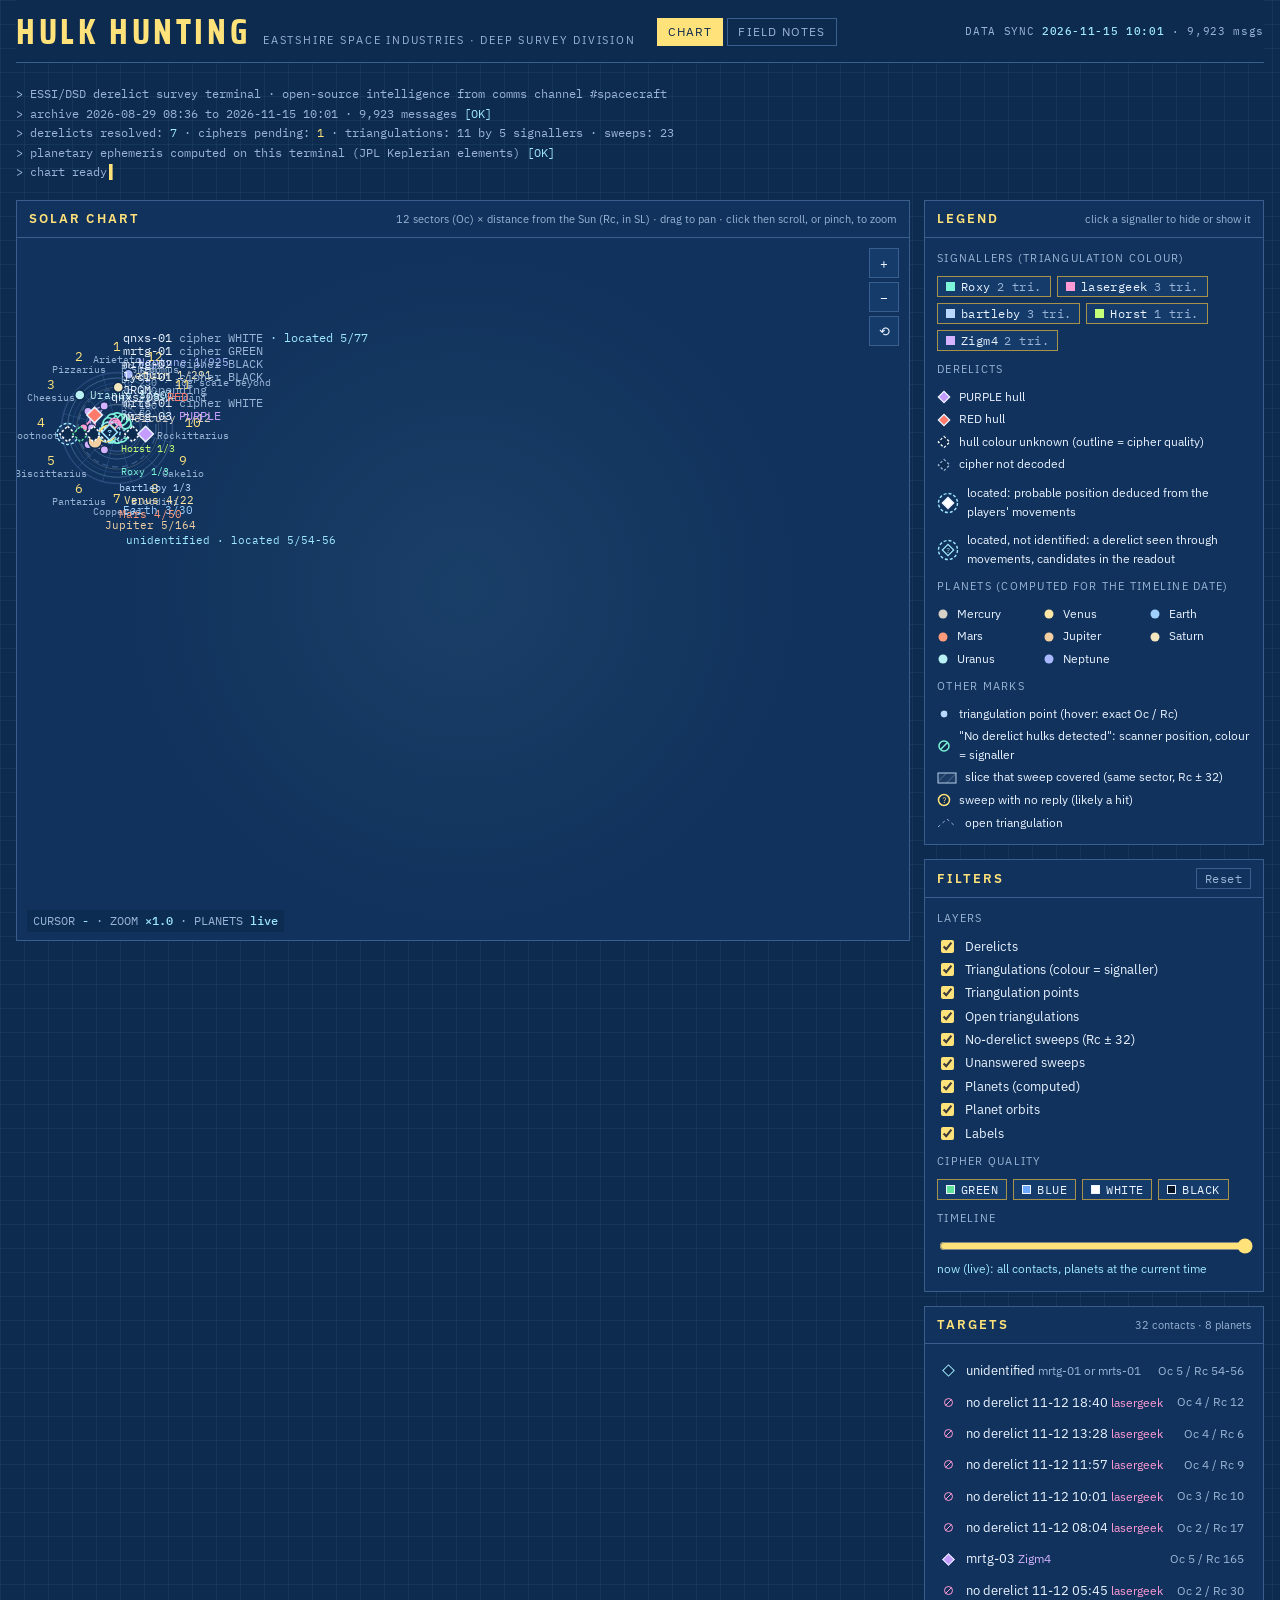
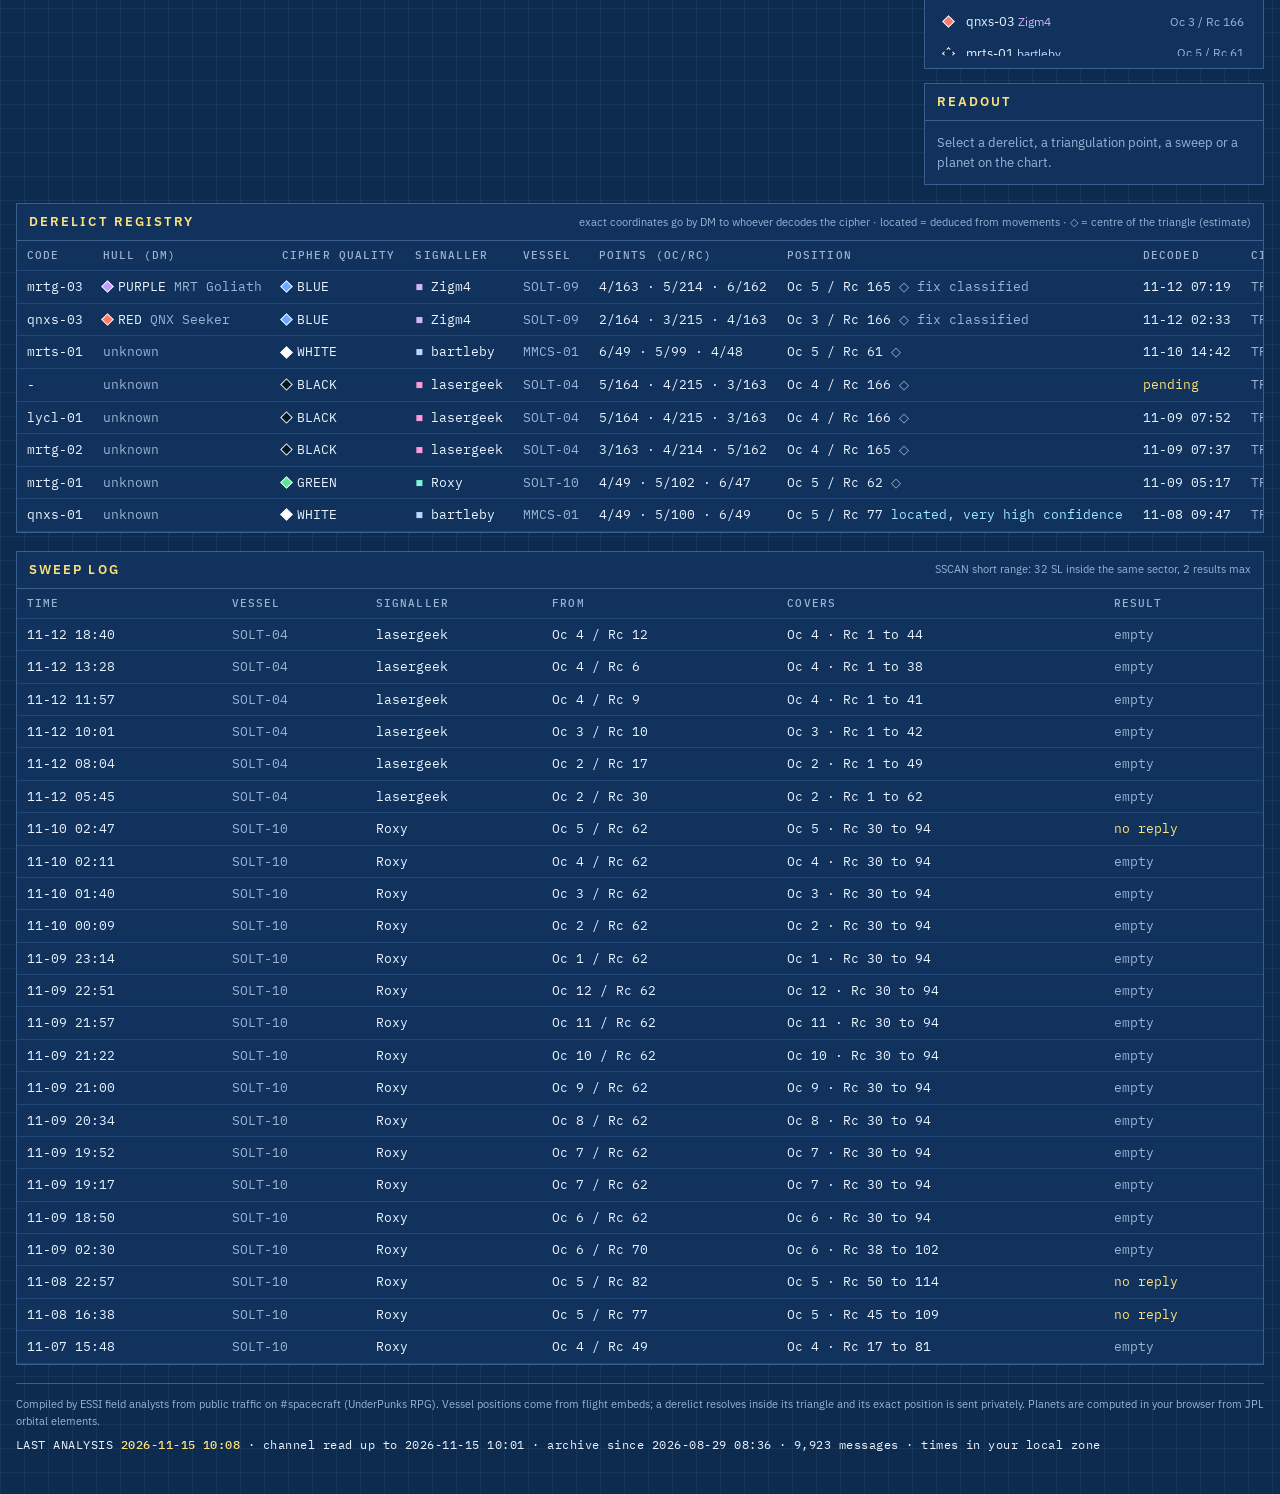
<file: docs/index.html>
<!doctype html>
<html lang="en">
<head>
<meta charset="utf-8">
<meta name="viewport" content="width=device-width, initial-scale=1, viewport-fit=cover">
<title>ESSI Hulk Hunting</title>
<meta name="description" content="EastShire Space Industries derelict survey: hulks resolved by triangulation, scanner sweeps and stations of the UnderPunks solar system.">
<link rel="icon" href="data:image/svg+xml,%3Csvg xmlns='http://www.w3.org/2000/svg' viewBox='0 0 16 16'%3E%3Crect width='16' height='16' fill='%23090d12'/%3E%3Cpath d='M8 2 L14 8 L8 14 L2 8 Z' fill='none' stroke='%23f2a93b' stroke-width='1.6'/%3E%3C/svg%3E">
<link rel="preconnect" href="https://fonts.googleapis.com">
<link rel="preconnect" href="https://fonts.gstatic.com" crossorigin>
<link rel="stylesheet" href="https://fonts.googleapis.com/css2?family=Saira+Condensed:wght@600;700&family=IBM+Plex+Sans:wght@400;500;600&family=IBM+Plex+Mono:wght@400;500&display=swap">
<link rel="stylesheet" href="assets/essi.css">
<style>
.console { display: grid; grid-template-columns: minmax(0, 1fr) 340px; gap: 14px; align-items: start; }
@media (max-width: 1040px) { .console { grid-template-columns: minmax(0, 1fr); } }
.side { display: grid; gap: 14px; min-width: 0; }
.chart { position: relative; height: min(78vh, 820px); min-height: 380px; touch-action: none; overflow: hidden; background:
  radial-gradient(circle at 50% 50%, var(--glow), transparent 60%); }
.chart svg { width: 100%; height: 100%; display: block; cursor: grab; user-select: none; }
.chart svg.dragging { cursor: grabbing; }
.chart svg:focus-visible { outline: 1px solid var(--accent); outline-offset: -1px; }
.ctrl { position: absolute; top: 10px; right: calc(10px + env(safe-area-inset-right, 0px) * 0); display: grid; gap: 4px; }
.readout { position: absolute; left: 10px; bottom: 8px; font-size: 11.5px; color: var(--dim); pointer-events: none; background: color-mix(in srgb, var(--bg) 75%, transparent); padding: 2px 6px; }
.readout b { color: var(--accent-2); font-weight: 500; }
.tip { position: absolute; pointer-events: none; background: var(--pane-2); border: 1px solid var(--accent-dim); padding: 4px 8px; font-size: 11.5px; white-space: nowrap; z-index: 5; }
.group-label { font-size: 10.5px; letter-spacing: 0.12em; color: var(--dim); text-transform: uppercase; }
.timeline { display: grid; gap: 4px; }
.timeline input { width: 100%; accent-color: var(--accent); }
.timeline .val { font-size: 12px; color: var(--accent-2); }
.targets { display: grid; gap: 2px; max-height: 300px; overflow-y: auto; }
.target { font: inherit; font-size: 12.5px; text-align: left; background: transparent; color: var(--text); border: 1px solid transparent; padding: 4px 6px; cursor: pointer; display: grid; grid-template-columns: 14px minmax(0, 1fr) auto; gap: 8px; align-items: center; }
.target:hover { border-color: var(--line); background: var(--pane-2); }
.target.on { border-color: var(--accent-dim); background: var(--pane-2); }
.target .k { color: var(--dim); font-size: 11.5px; }
.target .mark { width: 9px; height: 9px; transform: rotate(45deg); border: 1px solid var(--text); display: inline-block; }
.target .mark.sweep { transform: none; border-radius: 50%; border-color: var(--accent); }
.detail dl { display: grid; grid-template-columns: auto minmax(0, 1fr); gap: 3px 12px; margin: 0; font-size: 12.5px; }
.detail dt { color: var(--dim); }
.detail dd { margin: 0; overflow-wrap: anywhere; }
.detail .note { font-size: 12px; color: var(--dim); }
.empty-state { color: var(--dim); font-size: 12.5px; }
.hint { position: absolute; left: 50%; top: 50%; transform: translate(-50%, -50%); background: var(--pane-2); border: 1px solid var(--accent-dim); color: var(--accent); padding: 6px 12px; font-size: 12px; pointer-events: none; }
.lgrid { display: grid; gap: 4px; font-size: 12px; color: var(--text); }
.lgrid .lg { display: inline-flex; align-items: center; gap: 8px; }
.lgrid svg { flex: none; }
.lgrid svg text { font-family: var(--font-data); }
#lplanets { grid-template-columns: repeat(auto-fill, minmax(96px, 1fr)); }
.target .mark.planet { transform: none; border-radius: 50%; border-color: transparent; }
.target .mark.nohulk { transform: none; border-radius: 50%; border: 1.5px solid var(--c); background: linear-gradient(135deg, transparent 44%, var(--c) 44% 56%, transparent 56%); }
</style>
</head>
<body>
<div class="page">
  <div class="topbar">
    <div class="brand"><span class="logo">HULK HUNTING</span><span class="div">EastShire Space Industries · Deep Survey Division</span></div>
    <nav aria-label="Pages"><a href="index.html" aria-current="page">Chart</a><a href="notes.html">Field notes</a></nav>
    <div class="sync" id="sync">DATA SYNC …</div>
  </div>

  <div class="boot" id="boot" aria-live="polite">
    <div>&gt; ESSI/DSD derelict survey terminal · open-source intelligence from comms channel #spacecraft</div>
    <div>&gt; loading survey.json<span class="cursor"></span></div>
  </div>

  <div class="console">
    <section class="pane" aria-label="Solar chart">
      <header><h2>Solar chart</h2><span class="meta">12 sectors (Oc) × distance from the Sun (Rc, in SL) · drag to pan · click then scroll, or pinch, to zoom</span></header>
      <div class="chart" id="chart">
        <svg id="map" tabindex="0" role="application" aria-label="Interactive polar chart of derelicts, sweeps and stations. Arrow keys pan, plus and minus zoom, 0 resets.">
          <defs>
            <pattern id="hatch" width="7" height="7" patternUnits="userSpaceOnUse" patternTransform="rotate(45)">
              <rect width="7" height="7" fill="var(--empty)" fill-opacity="0.07"></rect>
              <line x1="0" y1="0" x2="0" y2="7" stroke="var(--empty)" stroke-width="1.6" stroke-opacity="0.35"></line>
            </pattern>
          </defs>
          <g id="layer"></g>
        </svg>
        <div class="ctrl">
          <button class="btn" id="zin" aria-label="Zoom in">+</button>
          <button class="btn" id="zout" aria-label="Zoom out">−</button>
          <button class="btn" id="zreset" aria-label="Reset view">⟲</button>
        </div>
        <div class="readout" id="readout">CURSOR <b>-</b> · ZOOM <b>×1.0</b></div>
        <div class="tip" id="tip" hidden></div>
        <div class="hint" id="hint" hidden>Click the chart, or hold Ctrl / ⌘, to zoom with the wheel</div>
      </div>
    </section>

    <div class="side">
      <section class="pane" aria-label="Legend">
        <header><h2>Legend</h2><span class="meta">click a signaller to hide or show it</span></header>
        <div class="body">
          <div class="group-label">Signallers (triangulation colour)</div>
          <div class="chips" id="fp"></div>
          <div class="group-label">Derelicts</div>
          <div class="lgrid" id="lhull"></div>
          <div class="lgrid"><span class="lg"><svg width="22" height="22" viewBox="0 0 22 22" aria-hidden="true"><rect x="7" y="7" width="8" height="8" transform="rotate(45 11 11)" fill="var(--q-WHITE)" stroke="var(--text)" stroke-width="1.3"/><circle cx="11" cy="11" r="9.5" fill="none" stroke="var(--accent-2)" stroke-width="1.4" stroke-dasharray="3 2"/></svg>located: probable position deduced from the players' movements</span></div>
          <div class="lgrid"><span class="lg"><svg width="22" height="22" viewBox="0 0 22 22" aria-hidden="true"><rect x="7" y="7" width="8" height="8" transform="rotate(45 11 11)" fill="var(--bg)" stroke="var(--accent-2)" stroke-width="1.3"/><text x="11" y="13.5" text-anchor="middle" font-size="7" fill="var(--accent-2)">?</text><circle cx="11" cy="11" r="9.5" fill="none" stroke="var(--accent-2)" stroke-width="1.4" stroke-dasharray="3 2"/></svg>located, not identified: a derelict seen through movements, candidates in the readout</span></div>
          <div class="group-label">Planets (computed for the timeline date)</div>
          <div class="lgrid" id="lplanets"></div>
          <div class="group-label">Other marks</div>
          <div class="lgrid">
            <span class="lg"><svg width="14" height="14" viewBox="0 0 14 14" aria-hidden="true"><circle cx="7" cy="7" r="4" fill="var(--p3)" stroke="var(--bg)" stroke-width="1.2"/></svg>triangulation point (hover: exact Oc / Rc)</span>
            <span class="lg"><svg width="14" height="14" viewBox="0 0 14 14" aria-hidden="true"><circle cx="7" cy="7" r="5" fill="var(--bg)" stroke="var(--p1)" stroke-width="1.5"/><line x1="3.8" y1="10.2" x2="10.2" y2="3.8" stroke="var(--p1)" stroke-width="1.5"/></svg>"No derelict hulks detected": scanner position, colour = signaller</span>
            <span class="lg"><svg width="20" height="12" viewBox="0 0 20 12" aria-hidden="true"><rect x="1" y="1" width="18" height="10" fill="url(#hatch)" stroke="var(--empty)"/></svg>slice that sweep covered (same sector, Rc ± 32)</span>
            <span class="lg"><svg width="14" height="14" viewBox="0 0 14 14" aria-hidden="true"><circle cx="7" cy="7" r="5.5" fill="var(--bg)" stroke="var(--accent)" stroke-width="1.5"/><text x="7" y="10" text-anchor="middle" font-size="7.5" fill="var(--accent)">?</text></svg>sweep with no reply (likely a hit)</span>
            <span class="lg"><svg width="20" height="12" viewBox="0 0 20 12" aria-hidden="true"><path d="M1 10 L10 2 L19 10" fill="none" stroke="var(--dim)" stroke-dasharray="3 3"/></svg>open triangulation</span>
          </div>
        </div>
      </section>
      <section class="pane" aria-label="Filters">
        <header><h2>Filters</h2><button class="chip" id="fall" aria-pressed="false">Reset</button></header>
        <div class="body">
          <div class="group-label">Layers</div>
          <div id="layers" style="display:grid; gap:4px;"></div>
          <div class="group-label">Cipher quality</div>
          <div class="chips" id="fq"></div>
          <div class="group-label">Timeline</div>
          <div class="timeline">
            <input type="range" id="asof" min="0" max="0" value="0" aria-label="Show events up to this date">
            <span class="val" id="asof-val">-</span>
          </div>
        </div>
      </section>
      <section class="pane" aria-label="Targets">
        <header><h2>Targets</h2><span class="meta" id="tcount"></span></header>
        <div class="body"><div class="targets" id="targets"></div></div>
      </section>
      <section class="pane detail" aria-label="Selection">
        <header><h2>Readout</h2><span class="meta" id="dkind"></span></header>
        <div class="body" id="detail"><p class="empty-state">Select a derelict, a triangulation point, a sweep or a planet on the chart.</p></div>
      </section>
    </div>
  </div>

  <section class="pane" aria-label="Derelict registry">
    <header><h2>Derelict registry</h2><span class="meta">exact coordinates go by DM to whoever decodes the cipher · located = deduced from movements · ◇ = centre of the triangle (estimate)</span></header>
    <div class="tablebox"><table id="registry"></table></div>
  </section>

  <section class="pane" aria-label="Sweep log">
    <header><h2>Sweep log</h2><span class="meta" id="sweepmeta"></span></header>
    <div class="tablebox"><table id="sweeps"></table></div>
  </section>

  <footer class="foot">
    <div>Compiled by ESSI field analysts from public traffic on #spacecraft (UnderPunks RPG). Vessel positions come from flight embeds; a derelict resolves inside its triangle and its exact position is sent privately. Planets are computed in your browser from JPL orbital elements.</div>
    <div class="analysis" id="analysis"></div>
  </footer>
</div>
<script src="assets/survey.js"></script>
<script src="assets/planets.js"></script>
<script src="assets/map.js"></script>
</body>
</html>
</file>
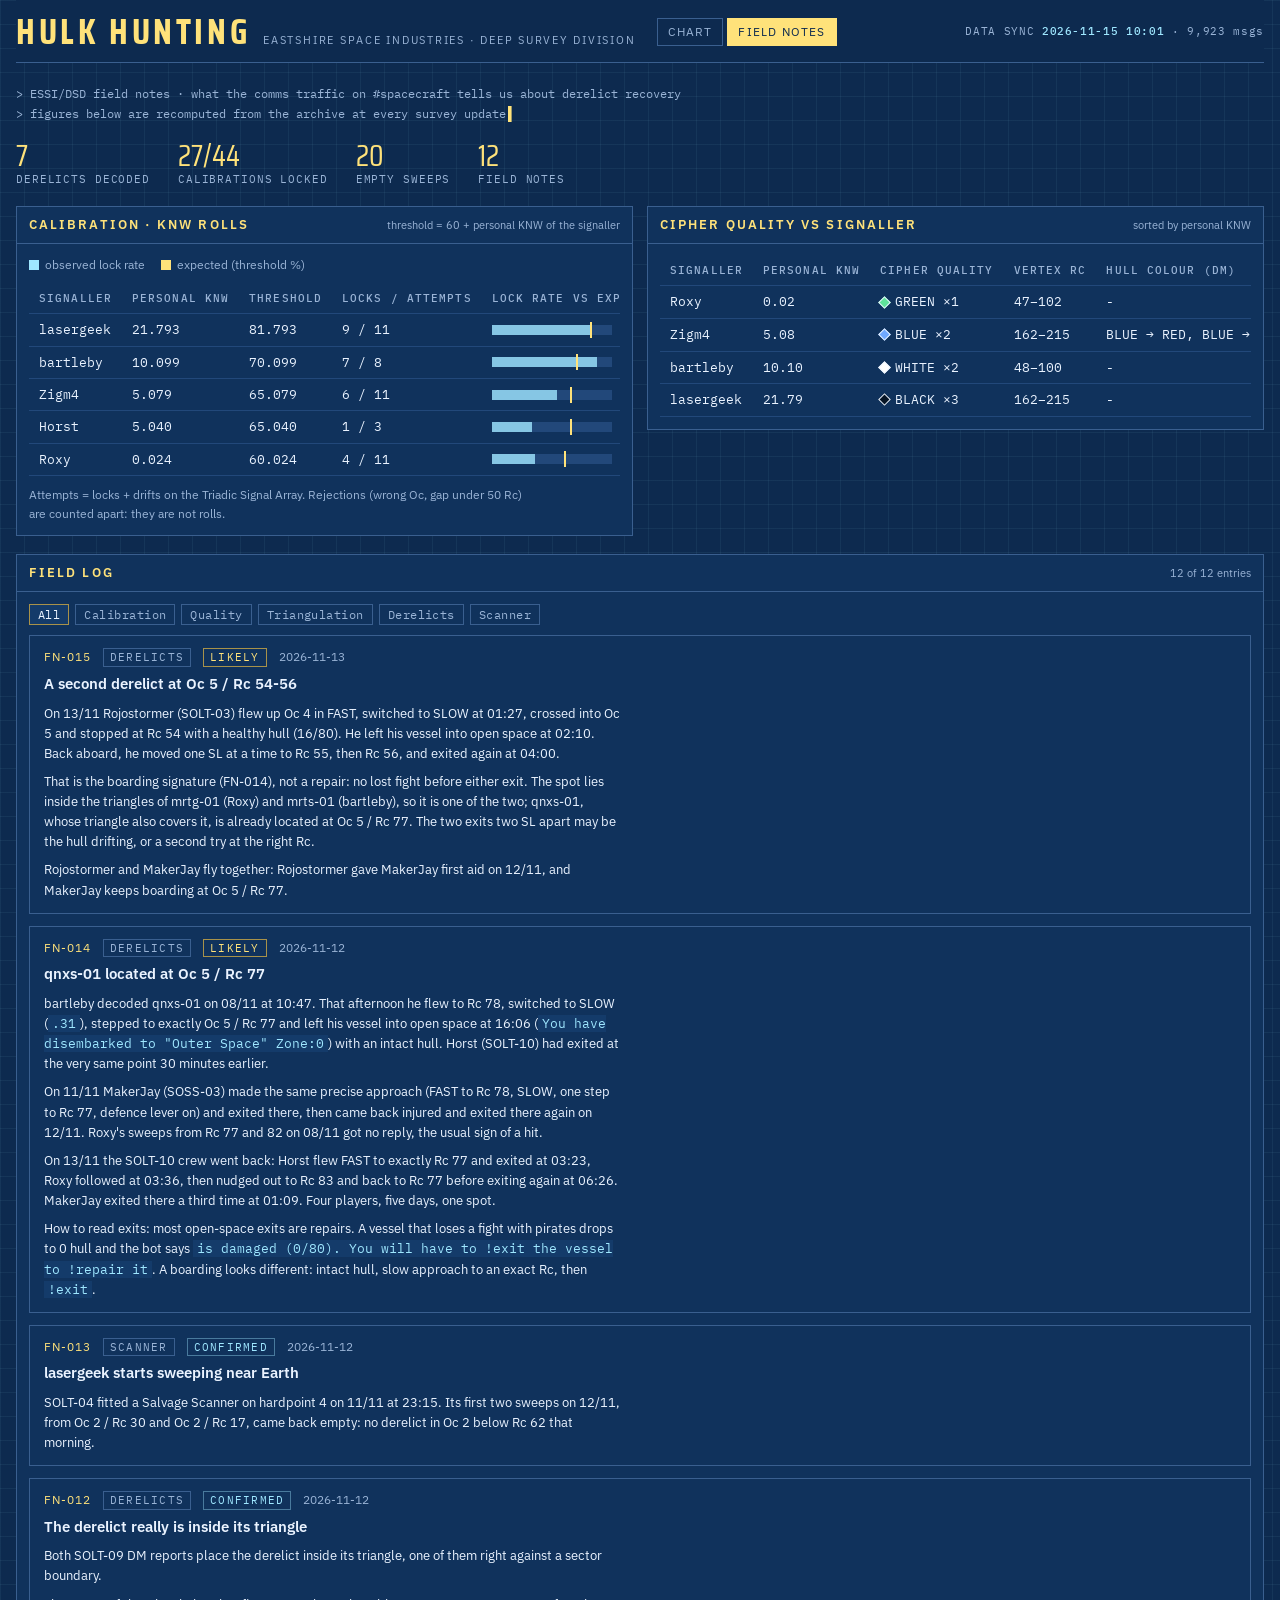
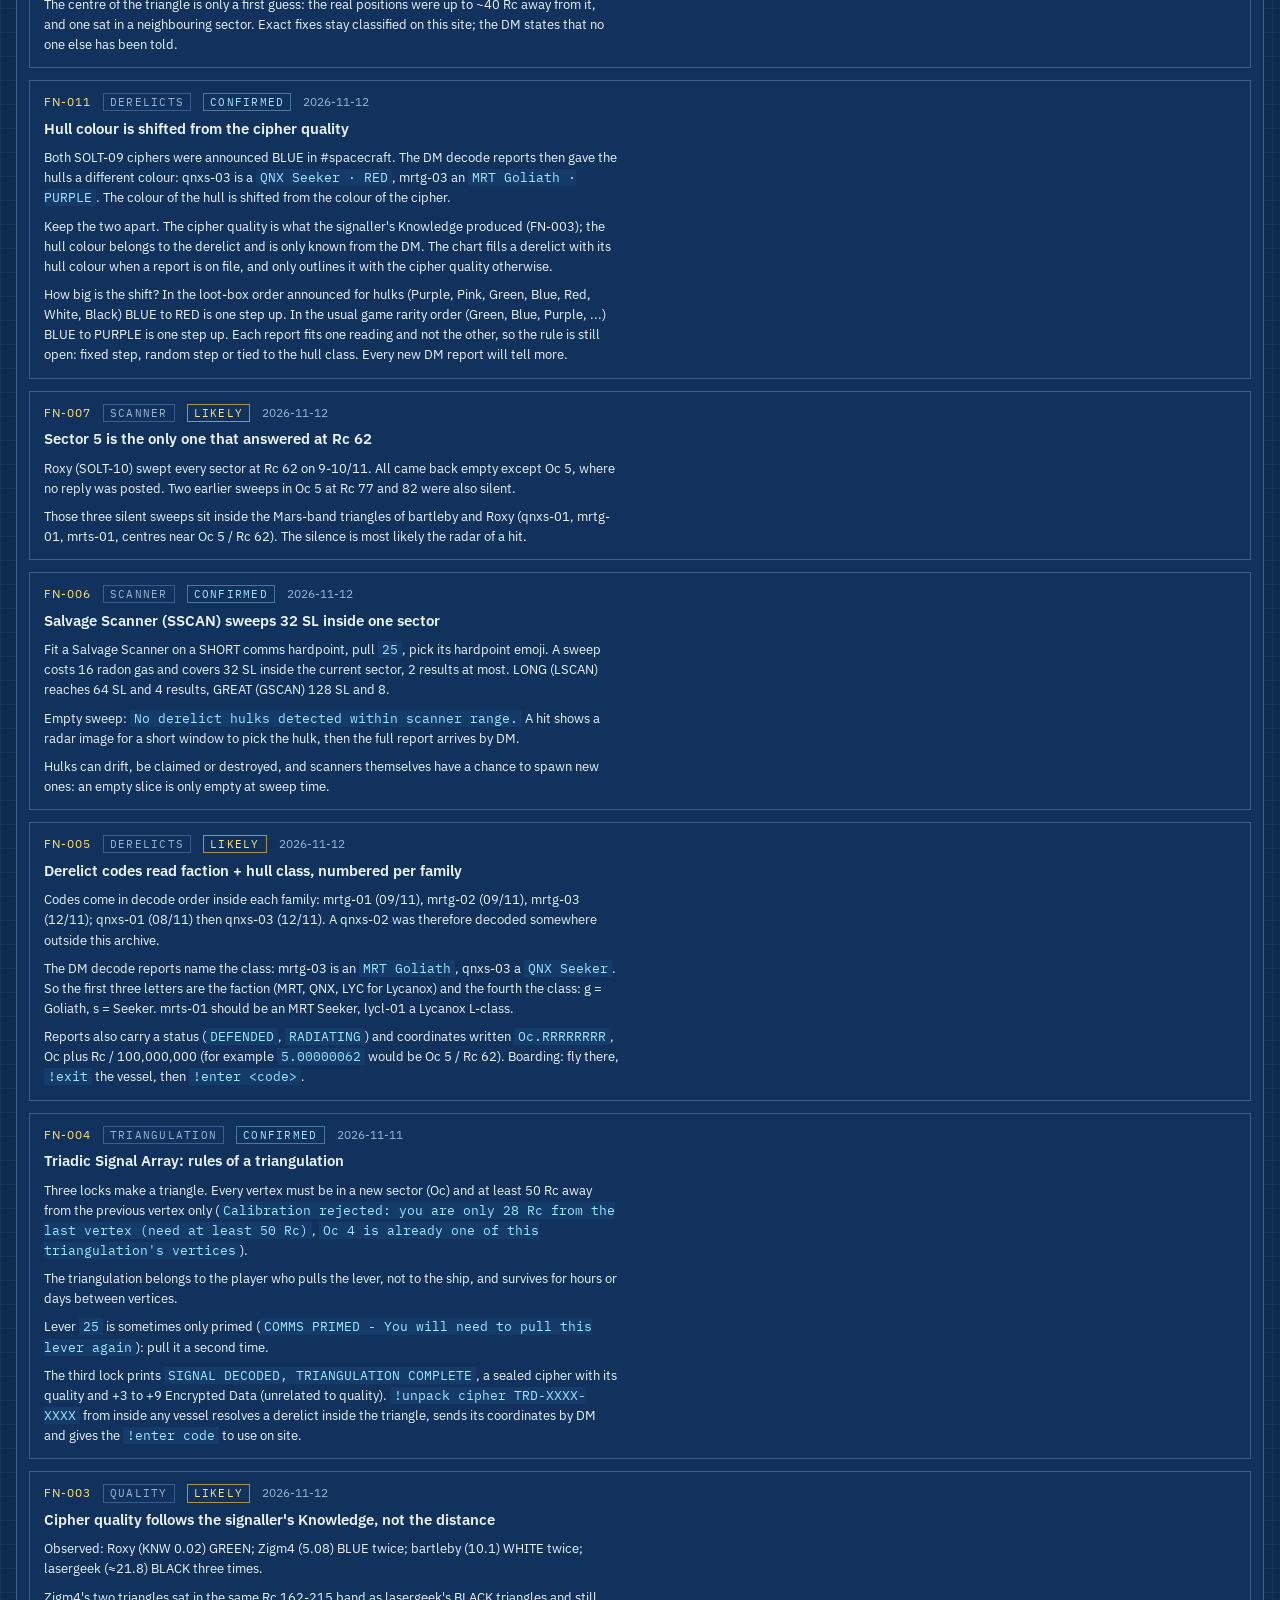
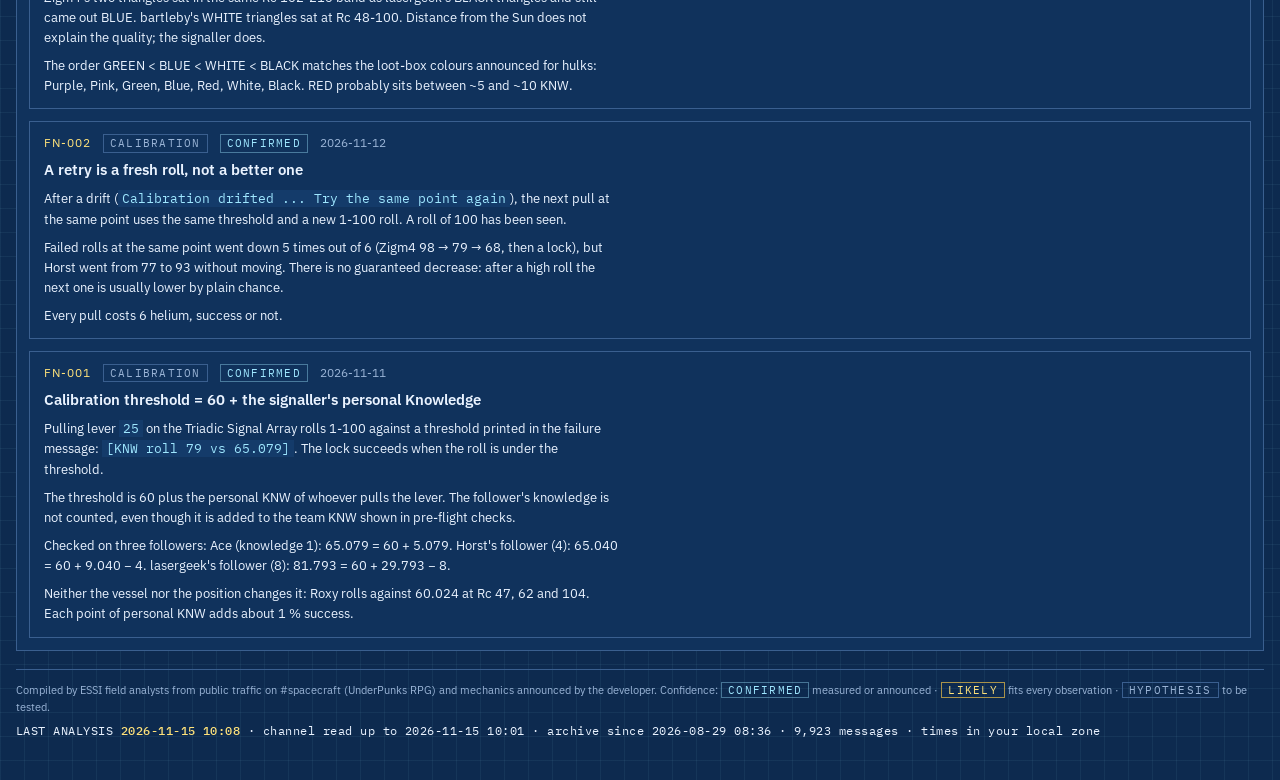
<file: docs/notes.html>
<!doctype html>
<html lang="en">
<head>
<meta charset="utf-8">
<meta name="viewport" content="width=device-width, initial-scale=1, viewport-fit=cover">
<title>ESSI Field Notes</title>
<meta name="description" content="EastShire Space Industries field notes: calibration rolls, cipher quality, scanner sweeps and navigation laws observed on #spacecraft.">
<link rel="icon" href="data:image/svg+xml,%3Csvg xmlns='http://www.w3.org/2000/svg' viewBox='0 0 16 16'%3E%3Crect width='16' height='16' fill='%23090d12'/%3E%3Cpath d='M8 2 L14 8 L8 14 L2 8 Z' fill='none' stroke='%23f2a93b' stroke-width='1.6'/%3E%3C/svg%3E">
<link rel="preconnect" href="https://fonts.googleapis.com">
<link rel="preconnect" href="https://fonts.gstatic.com" crossorigin>
<link rel="stylesheet" href="https://fonts.googleapis.com/css2?family=Saira+Condensed:wght@600;700&family=IBM+Plex+Sans:wght@400;500;600&family=IBM+Plex+Mono:wght@400;500&display=swap">
<link rel="stylesheet" href="assets/essi.css">
<style>
.grid2 { display: grid; grid-template-columns: repeat(auto-fit, minmax(min(100%, 520px), 1fr)); gap: 14px; align-items: start; }
.bar { position: relative; height: 10px; background: var(--grid); min-width: 120px; }
.bar .exp { position: absolute; top: -3px; bottom: -3px; width: 2px; background: var(--accent); }
.bar .obs { position: absolute; left: 0; top: 0; bottom: 0; background: var(--accent-2); opacity: 0.8; }
.legend-inline { font-size: 11.5px; color: var(--dim); display: flex; gap: 16px; flex-wrap: wrap; }
.legend-inline i { display: inline-block; width: 10px; height: 10px; margin-right: 6px; vertical-align: -1px; }
.notes { display: grid; gap: 12px; }
.note { border: 1px solid var(--line); background: var(--pane); padding: 12px 14px; display: grid; gap: 8px; }
.note .head { display: flex; flex-wrap: wrap; gap: 6px 12px; align-items: baseline; }
.note .id { color: var(--accent); font-size: 12px; letter-spacing: 0.08em; }
.note .date { color: var(--dim); font-size: 11.5px; }
.note h3 { font-size: 14.5px; flex-basis: 100%; }
.note p { font-size: 13px; }
.note code, .pane code { color: var(--accent-2); background: var(--pane-2); padding: 0 4px; }
.notefilter { display: flex; flex-wrap: wrap; gap: 6px; }
.kpis { display: flex; flex-wrap: wrap; gap: 10px 28px; }
.kpi { display: grid; }
.kpi b { font-family: var(--font-display); font-size: 30px; line-height: 1; color: var(--accent); font-weight: 400; }
.kpi span { font-size: 11px; color: var(--dim); letter-spacing: 0.08em; text-transform: uppercase; }
</style>
</head>
<body>
<div class="page">
  <div class="topbar">
    <div class="brand"><span class="logo">HULK HUNTING</span><span class="div">EastShire Space Industries · Deep Survey Division</span></div>
    <nav aria-label="Pages"><a href="index.html">Chart</a><a href="notes.html" aria-current="page">Field notes</a></nav>
    <div class="sync" id="sync">DATA SYNC …</div>
  </div>

  <div class="boot">
    <div>&gt; ESSI/DSD field notes · what the comms traffic on #spacecraft tells us about derelict recovery</div>
    <div>&gt; figures below are recomputed from the archive at every survey update<span class="cursor"></span></div>
  </div>

  <div class="kpis" id="kpis"></div>

  <div class="grid2">
    <section class="pane" aria-label="Calibration rolls">
      <header><h2>Calibration · KNW rolls</h2><span class="meta">threshold = 60 + personal KNW of the signaller</span></header>
      <div class="body">
        <div class="legend-inline"><span><i style="background:var(--accent-2)"></i>observed lock rate</span><span><i style="background:var(--accent)"></i>expected (threshold %)</span></div>
        <div class="tablebox"><table id="calib"></table></div>
        <p class="dim" style="font-size:12px">Attempts = locks + drifts on the Triadic Signal Array. Rejections (wrong Oc, gap under 50 Rc) are counted apart: they are not rolls.</p>
      </div>
    </section>
    <section class="pane" aria-label="Cipher quality">
      <header><h2>Cipher quality vs signaller</h2><span class="meta">sorted by personal KNW</span></header>
      <div class="body"><div class="tablebox"><table id="quality"></table></div></div>
    </section>
  </div>

  <section class="pane" aria-label="Field log">
    <header><h2>Field log</h2><span class="meta" id="ncount"></span></header>
    <div class="body">
      <div class="notefilter" id="nf"></div>
      <div class="notes" id="notes"></div>
    </div>
  </section>

  <footer class="foot">
    <div>Compiled by ESSI field analysts from public traffic on #spacecraft (UnderPunks RPG) and mechanics announced by the developer. Confidence: <span class="tag confirmed">confirmed</span> measured or announced · <span class="tag likely">likely</span> fits every observation · <span class="tag hypothesis">hypothesis</span> to be tested.</div>
    <div class="analysis" id="analysis"></div>
  </footer>
</div>
<script src="assets/survey.js"></script>
<script src="assets/notes.js"></script>
</body>
</html>
</file>
<file: docs/assets/essi.css>
/* ESSI Deep Survey: shared styles, Blueprint theme (cyanotype engineering plate).
   Layout: top bar (division, nav, sync stamp), then each page's panes. Every colour and typeface is a token. */
:root {
  --bg: #0d2a4f; --pane: #10325c; --pane-2: #143b6a; --line: #3a5f8f; --grid: #22487a;
  --text: #eaf3ff; --dim: #9ab4d6;
  --accent: #ffe27a; --accent-dim: #a8924a; --accent-2: #9fe7ff; --red: #ff7a6b; --empty: #b8cde8;
  --glow: rgba(159, 231, 255, 0.07);
  --q-BLACK: #071525; --q-WHITE: #ffffff; --q-BLUE: #6fa8ff; --q-GREEN: #5fe39a; --q-RED: #ff7a6b;
  --q-PINK: #ff9ad9; --q-PURPLE: #c49bff; --q-UNKNOWN: #9ab4d6; --t-BLACK: #ffffff;
  --p1: #7cf5d8; --p2: #ff9ad5; --p3: #b9d8ff; --p4: #c5ff7a; --p5: #d6b3ff;
  --p6: #ffb38a; --p7: #8affc9; --p8: #ffd6f2; --p9: #b3fff6; --p10: #e0c3ff;
  --pl-Mercury: #d6d0c6; --pl-Venus: #ffe7a8; --pl-Earth: #9fd0ff; --pl-Mars: #ff9a7a;
  --pl-Jupiter: #f1cfa2; --pl-Saturn: #f4e7bf; --pl-Uranus: #b8f0f4; --pl-Neptune: #a9b8ff;
  --font-display: "Saira Condensed", "Arial Narrow", sans-serif;
  --font-body: "IBM Plex Sans", "Helvetica Neue", Arial, sans-serif;
  --font-data: "IBM Plex Mono", ui-monospace, Menlo, monospace;
  --logo-size: 36px; --logo-track: 0.1em; --logo-weight: 700; --logo-style: normal;
  --h2-track: 0.16em;
  color-scheme: dark;
}
body {
  background-image: linear-gradient(rgba(159, 231, 255, 0.06) 1px, transparent 1px),
                    linear-gradient(90deg, rgba(159, 231, 255, 0.06) 1px, transparent 1px);
  background-size: 24px 24px;
}

/* --- Shared rules ------------------------------------------------------------------------------ */
* { box-sizing: border-box; }
html, body { margin: 0; }
body {
  background-color: var(--bg); color: var(--text); font-family: var(--font-body); font-size: 14px; line-height: 1.55;
  padding-left: max(16px, env(safe-area-inset-left, 0px)); padding-right: max(16px, env(safe-area-inset-right, 0px));
  padding-block: 0 40px;
  font-variant-numeric: tabular-nums;
}
body::before { content: ""; position: fixed; inset: 0 0 auto; height: env(safe-area-inset-top, 0px); z-index: 30; background: var(--bg); }
a { color: var(--accent-2); text-decoration: none; }
a:hover { text-decoration: underline; }
:focus-visible { outline: 1px solid var(--accent); outline-offset: 2px; }
h1, h2, h3 { margin: 0; font-weight: 600; text-wrap: balance; }
h2 { font-size: 13px; letter-spacing: var(--h2-track); text-transform: uppercase; color: var(--accent); }
h3 { font-size: 14px; color: var(--text); }
p { margin: 0; max-width: 72ch; }
code, table, .boot, .sync, .tag, .chip, .btn, .readout, .tip, .target, .detail dd, .kpi span, svg text { font-family: var(--font-data); }
.dim { color: var(--dim); }
.amber { color: var(--accent); }
.cyan { color: var(--accent-2); }
.page { max-width: 1400px; margin: 0 auto; display: grid; gap: 18px; }

/* top bar */
.topbar {
  position: sticky; top: env(safe-area-inset-top, 0px); z-index: 20; background: var(--bg);
  display: flex; flex-wrap: wrap; align-items: center; gap: 10px 22px; padding-block: 14px 12px;
  border-bottom: 1px solid var(--line);
}
.brand { display: flex; align-items: baseline; gap: 12px; flex-wrap: wrap; }
.brand .logo { font-family: var(--font-display); font-size: var(--logo-size); font-weight: var(--logo-weight); font-style: var(--logo-style); line-height: 1; color: var(--accent); letter-spacing: var(--logo-track); }
.brand .div { font-size: 11px; letter-spacing: 0.16em; color: var(--dim); text-transform: uppercase; }
nav { display: flex; gap: 4px; }
nav a { padding: 4px 10px; border: 1px solid var(--line); color: var(--dim); font-size: 12px; letter-spacing: 0.1em; text-transform: uppercase; }
nav a[aria-current="page"] { color: var(--bg); background: var(--accent); border-color: var(--accent); }
nav a:hover { text-decoration: none; color: var(--text); }
.sync { margin-left: auto; font-size: 11px; color: var(--dim); letter-spacing: 0.06em; }
.sync b { color: var(--accent-2); font-weight: 500; }
@media (max-width: 720px) { .sync { margin-left: 0; width: 100%; } .topbar { position: static; } .brand .logo { font-size: calc(var(--logo-size) * 0.82); } }

/* boot log */
.boot { font-size: 12px; color: var(--dim); display: grid; gap: 1px; padding-top: 4px; }
.boot .ok { color: var(--accent-2); }
.boot .warn { color: var(--accent); }
.cursor::after { content: "▌"; color: var(--accent); margin-left: 2px; }
@media (prefers-reduced-motion: no-preference) { .cursor::after { animation: blink 1.1s steps(1) infinite; } }
@keyframes blink { 50% { opacity: 0; } }

/* panes */
.pane { background: var(--pane); border: 1px solid var(--line); min-width: 0; }
.pane > header { display: flex; align-items: center; justify-content: space-between; gap: 10px; padding: 8px 12px; border-bottom: 1px solid var(--line); }
.pane > header .meta { font-size: 11px; color: var(--dim); }
.pane .body { padding: 12px; display: grid; gap: 10px; }

/* chips & buttons */
.chips { display: flex; flex-wrap: wrap; gap: 6px; }
.chip {
  font-size: 11.5px; letter-spacing: 0.04em; color: var(--dim); background: transparent;
  border: 1px solid var(--line); padding: 2px 8px; cursor: pointer; display: inline-flex; align-items: center; gap: 6px;
}
.chip[aria-pressed="true"] { color: var(--text); border-color: var(--accent-dim); background: var(--pane-2); }
.chip .sw { width: 9px; height: 9px; display: inline-block; border: 1px solid var(--text); }
.btn { font-size: 13px; color: var(--text); background: var(--pane-2); border: 1px solid var(--line); min-width: 30px; height: 30px; padding: 0 8px; cursor: pointer; }
.btn:hover { border-color: var(--accent-dim); color: var(--accent); }
.check { display: flex; align-items: center; gap: 8px; font-size: 12.5px; color: var(--text); cursor: pointer; }
.check input { accent-color: var(--accent); }

/* tables */
.tablebox { overflow-x: auto; }
table { border-collapse: collapse; width: 100%; font-size: 12.5px; }
th, td { text-align: left; padding: 6px 10px; border-bottom: 1px solid var(--grid); white-space: nowrap; vertical-align: top; }
th { color: var(--dim); font-weight: 500; font-size: 11px; letter-spacing: 0.1em; text-transform: uppercase; position: sticky; top: 0; background: var(--pane); }
tbody tr { cursor: pointer; }
tbody tr:hover { background: var(--pane-2); }
tbody tr.on { background: color-mix(in srgb, var(--accent) 12%, transparent); }
td.wrap { white-space: normal; min-width: 240px; }
.q { display: inline-flex; align-items: center; gap: 6px; }
.q i { width: 9px; height: 9px; display: inline-block; transform: rotate(45deg); border: 1px solid var(--text); }
.tag { font-size: 10.5px; letter-spacing: 0.12em; text-transform: uppercase; padding: 0 6px; border: 1px solid var(--line); color: var(--dim); }
.tag.confirmed { color: var(--accent-2); border-color: color-mix(in srgb, var(--accent-2) 40%, transparent); }
.tag.likely { color: var(--accent); border-color: var(--accent-dim); }
.tag.hypothesis { color: var(--dim); }

footer.foot { font-size: 11px; color: var(--dim); border-top: 1px solid var(--line); padding-top: 12px; display: grid; gap: 6px; }
footer .analysis { font-size: 12px; letter-spacing: 0.04em; color: var(--text); font-family: var(--font-data); }
footer .analysis b { color: var(--accent); font-weight: 500; }
</file>
